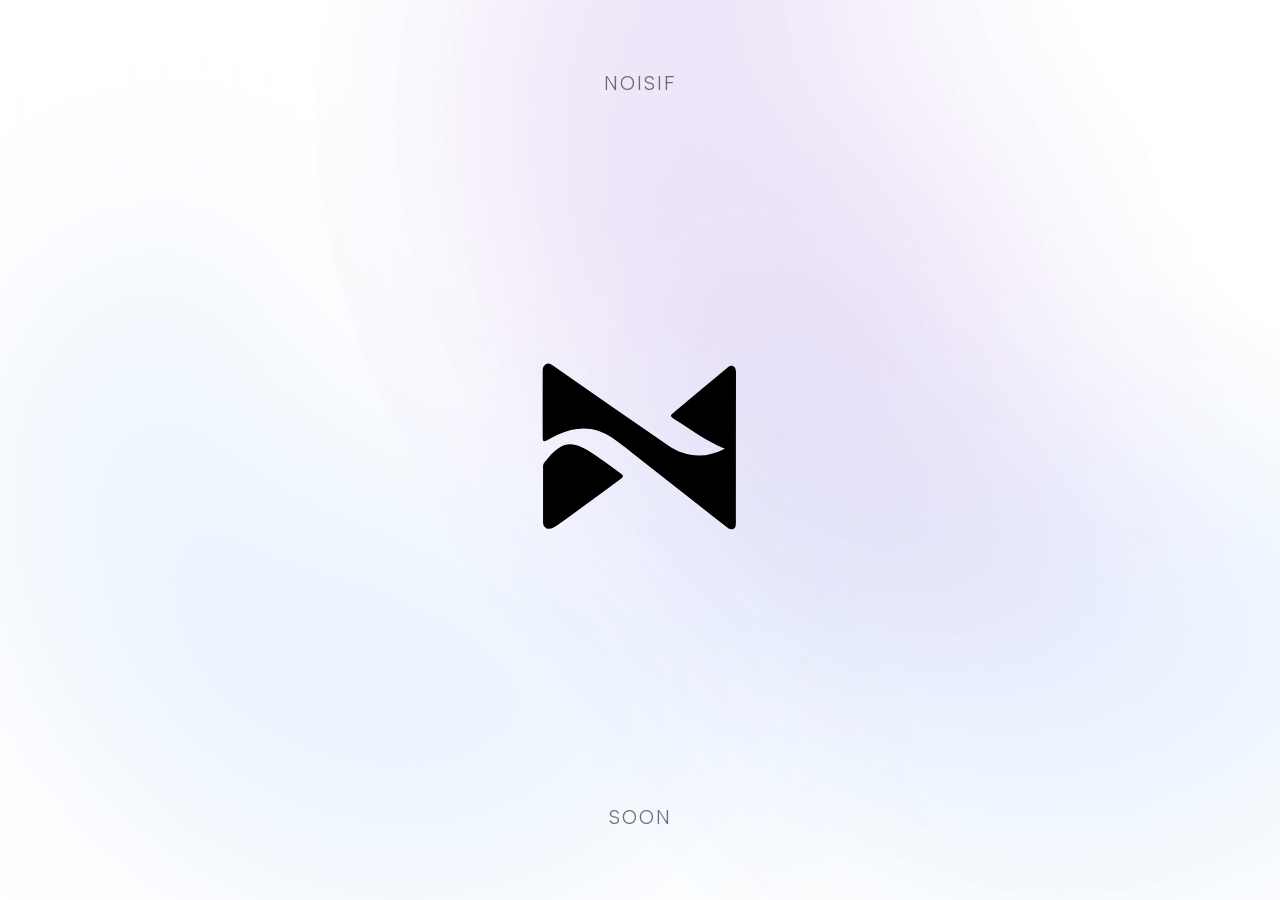
<file: terraform/webinit/webcontent/index.html>
<!DOCTYPE html>
<html lang="en">

<head>
  <meta http-equiv="Content-Type" content="text/html; charset=UTF-8">
  <meta name="viewport" content="width=device-width, initial-scale=1.0">
  <title>NOISIF | Community audio platform and soundboard system for Discord</title>
  <link rel="icon" href="./favicon-32.ico" sizes="any">
  <link rel="icon" href="./favicon.svg" type="image/svg+xml">
  <link rel="stylesheet" href="./styles.css">
  <script defer src="https://analytics.miloszgilga.pl/script.js"
    data-website-id="da43f803-295a-4ce3-9a9e-ad26e4d53b2d"></script>
  <script type="text/javascript">
    (function (c, l, a, r, i, t, y) {
      c[a] = c[a] || function () { (c[a].q = c[a].q || []).push(arguments) };
      t = l.createElement(r); t.async = 1; t.src = "https://www.clarity.ms/tag/" + i;
      y = l.getElementsByTagName(r)[0]; y.parentNode.insertBefore(t, y);
    })(window, document, "clarity", "script", "y41n2iz5oh");
  </script>
</head>

<body class="container">
  <div class="gradient left-gradient">
    <img src="./grad-left.webp">
  </div>
  <div class="gradient right-gradient">
    <img src="./grad-right.webp">
  </div>
  <div class="content-container">
    <div class="content-text-container">noisif</div>
    <a href="https://github.com/noisif">
      <img src="./logo.svg" alt="logo" class="logo">
    </a>
    <div class="content-text-container">soon</div>
  </div>
</body>

</html>
</file>
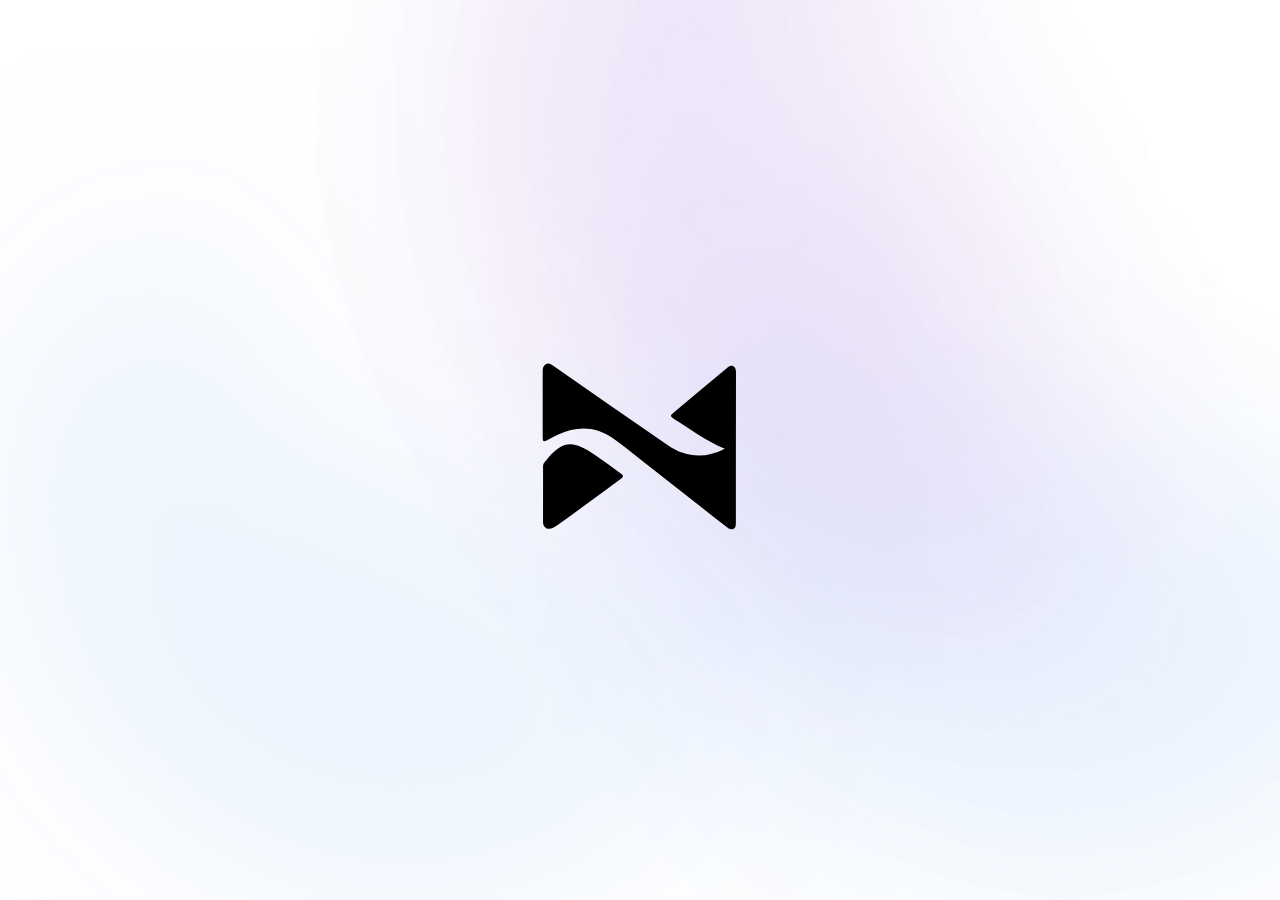
<file: terraform/webinit/website/index.html>
<!DOCTYPE html>
<html lang="en">

<head>
  <meta http-equiv="Content-Type" content="text/html; charset=UTF-8">
  <meta name="viewport" content="width=device-width, initial-scale=1.0">
  <title>NOISIF | Community audio platform and soundboard system for Discord</title>
  <link rel="icon" href="./favicon-32.ico" sizes="any">
  <link rel="icon" href="./favicon.svg" type="image/svg+xml">
  <style>
    * {
      margin: 0;
      padding: 0;
      box-sizing: border-box;
    }

    .container {
      display: flex;
      justify-content: center;
      align-items: center;
      width: 100%;
      height: 100vh;
    }

    .logo {
      width: 200px;
      height: 200px;
    }

    .gradient {
      position: fixed;
      opacity: .5;
      z-index: -1;
    }

    .left-gradient {
      left: -20%;
      bottom: -30%;
    }

    .right-gradient {
      top: -60%;
      right: -45%;
      rotate: 12deg;
    }
  </style>
  <script defer src="https://analytics.miloszgilga.pl/script.js"
    data-website-id="da43f803-295a-4ce3-9a9e-ad26e4d53b2d"></script>
</head>

<body class="container">
  <div class="gradient left-gradient">
    <img src="./grad-left.webp">
  </div>
  <div class="gradient right-gradient">
    <img src="./grad-right.webp">
  </div>
  <a href="https://github.com/noisif">
    <img src="./logo.svg" alt="logo" class="logo">
  </a>
</body>

</html>
</file>
<file: terraform/webinit/webcontent/styles.css>
@font-face {
  font-family: 'Satoshi';
  src: url('./satoshi.woff2') format('woff2');
}

* {
  margin: 0;
  padding: 0;
  box-sizing: border-box;
}

body {
  font-family: 'Satoshi', sans-serif;
}

.container {
  display: flex;
  justify-content: center;
  align-items: center;
  width: 100%;
  height: 100vh;
}

@keyframes pulse {
  0% {
    transform: scale(1);
  }

  50% {
    transform: scale(1.05);
  }

  100% {
    transform: scale(1);
  }
}

.logo {
  width: 200px;
  height: 200px;
  animation: pulse 3s ease-in-out infinite;
}

.gradient {
  position: fixed;
  opacity: .5;
  z-index: -1;
}

.left-gradient {
  left: -20%;
  bottom: -30%;
}

.right-gradient {
  top: -60%;
  right: -45%;
  rotate: 12deg;
}

.content-container {
  display: flex;
  flex-direction: column;
  justify-content: space-between;
  align-items: center;
  width: 100%;
  height: 100vh;
}

.content-text-container {
  margin: 70px 0;
  font-size: 1.2rem;
  color: #4d4d4d;
  font-weight: 400;
  letter-spacing: 2px;
  text-transform: uppercase;
  opacity: 0.8;
}
</file>
